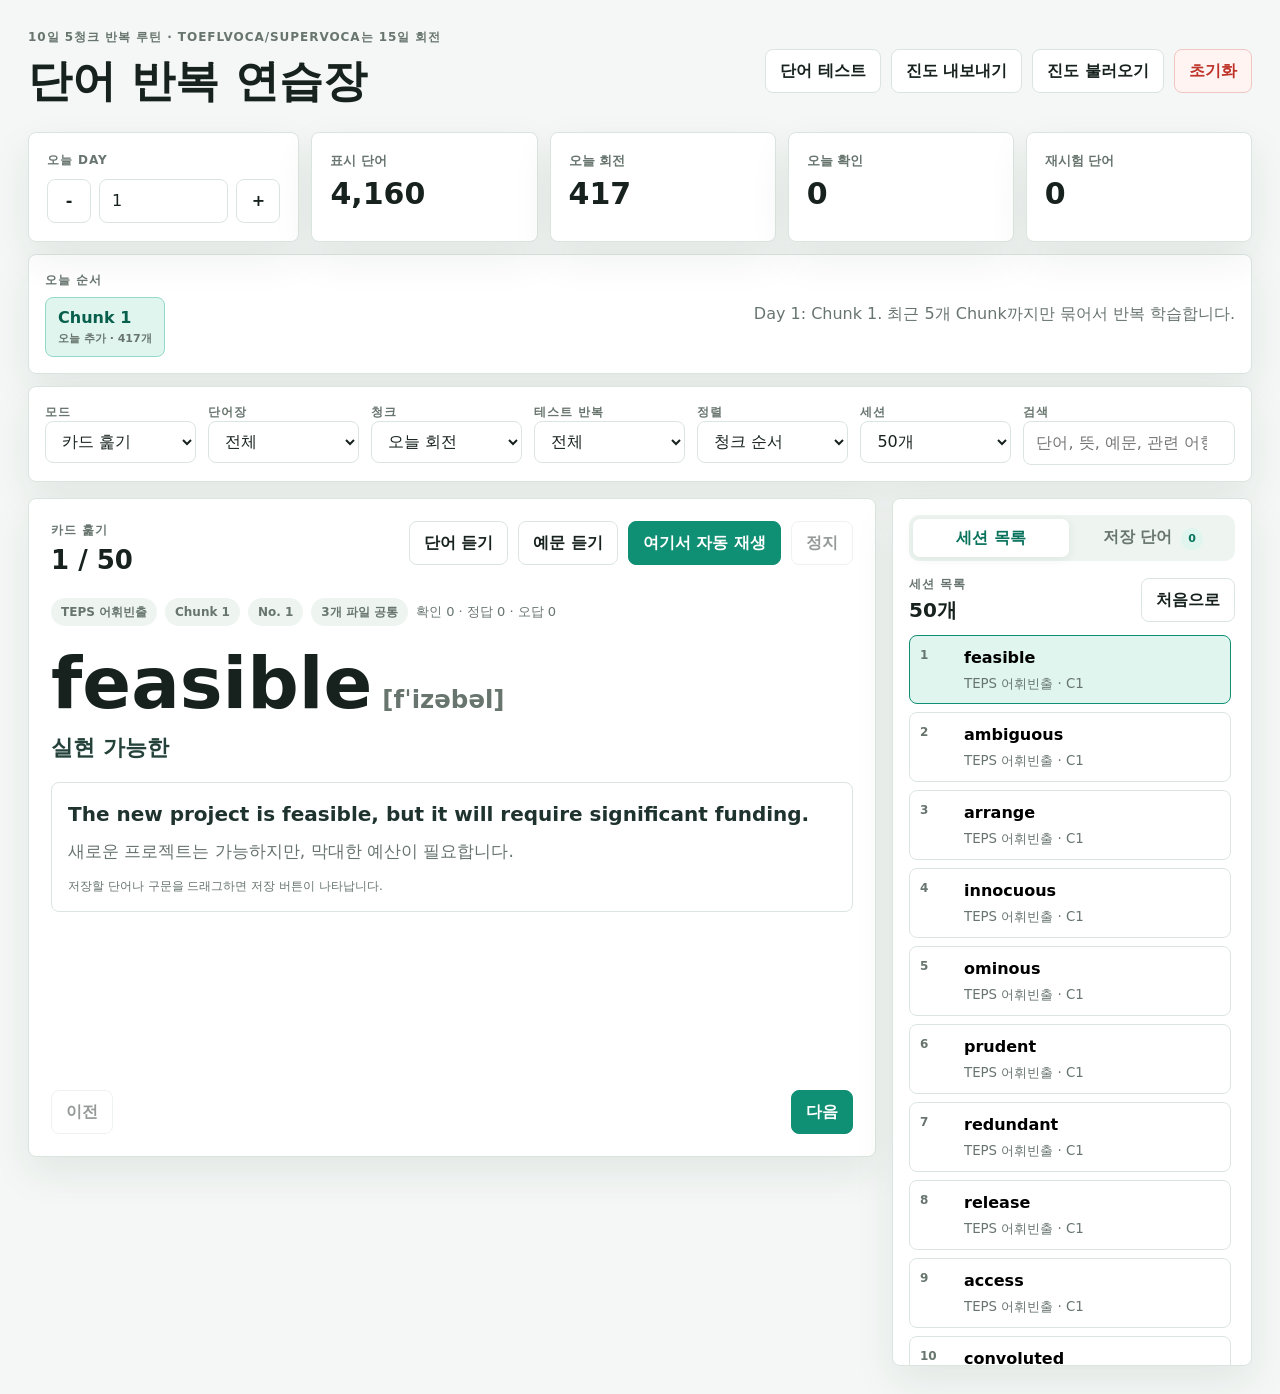
<file: index.html>
<!doctype html>
<html lang="ko">
  <head>
    <meta charset="utf-8">
    <meta name="viewport" content="width=device-width, initial-scale=1">
    <title>단어 반복 연습장</title>
    <link rel="stylesheet" href="src/styles.css?v=20260724-test-retry-stage">
  </head>
  <body>
    <div class="shell">
      <header class="topbar">
        <div>
          <p class="eyebrow">10일 5청크 반복 루틴 · TOEFLVOCA/SUPERVOCA는 15일 회전</p>
          <h1>단어 반복 연습장</h1>
        </div>
        <div class="top-actions">
          <a class="ghost-button page-link" href="test.html">단어 테스트</a>
          <button type="button" class="ghost-button" id="exportBtn">진도 내보내기</button>
          <label class="ghost-button file-button">
            진도 불러오기
            <input type="file" id="importFile" accept="application/json">
          </label>
          <button type="button" class="danger-button" id="resetBtn">초기화</button>
        </div>
      </header>

      <section class="dashboard" aria-label="학습 현황">
        <div class="day-panel">
          <span class="field-label">오늘 Day</span>
          <div class="day-control">
            <button type="button" id="dayDown" aria-label="이전 날짜">-</button>
            <input type="number" id="dayInput" min="1" value="1">
            <button type="button" id="dayUp" aria-label="다음 날짜">+</button>
          </div>
        </div>
        <div class="metric">
          <span>표시 단어</span>
          <strong id="totalWords">0</strong>
        </div>
        <div class="metric">
          <span>오늘 회전</span>
          <strong id="activeWords">0</strong>
        </div>
        <div class="metric">
          <span>오늘 확인</span>
          <strong id="seenToday">0</strong>
        </div>
        <div class="metric">
          <span>재시험 단어</span>
          <strong id="retryWords">0</strong>
        </div>
      </section>

      <section class="chunk-plan" aria-label="오늘 청크 순서">
        <div>
          <span class="field-label">오늘 순서</span>
          <div class="chunk-strip" id="chunkStrip"></div>
        </div>
        <p id="planSummary"></p>
      </section>

      <section class="controls" aria-label="학습 설정">
        <label>
          <span class="field-label">모드</span>
          <select id="modeSelect">
            <option value="cards">카드 훑기</option>
            <option value="meaning">뜻 가리기</option>
            <option value="cloze">예문 빈칸</option>
            <option value="typing">한글 뜻 → 영어</option>
            <option value="retry">재시험 단어 집중</option>
          </select>
        </label>
        <label>
          <span class="field-label">단어장</span>
          <select id="sourceSelect">
            <option value="all">전체</option>
            <option value="frequent">TEPS 어휘빈출</option>
            <option value="connectors">TEPS 접속사</option>
            <option value="oxford5000">Oxford 5000</option>
            <option value="awl">AWL570</option>
            <option value="toefl">TOEFLVOCA</option>
            <option value="supervoca">SUPERVOCA</option>
          </select>
        </label>
        <label>
          <span class="field-label">청크</span>
          <select id="chunkSelect">
            <option value="today">오늘 회전</option>
            <option value="focus">오늘 첫 청크</option>
            <option value="1">Chunk 1</option>
            <option value="2">Chunk 2</option>
            <option value="3">Chunk 3</option>
            <option value="4">Chunk 4</option>
            <option value="5">Chunk 5</option>
            <option value="6">Chunk 6</option>
            <option value="7">Chunk 7</option>
            <option value="8">Chunk 8</option>
            <option value="9">Chunk 9</option>
            <option value="10">Chunk 10</option>
            <option value="11">Chunk 11</option>
            <option value="12">Chunk 12</option>
            <option value="13">Chunk 13</option>
            <option value="14">Chunk 14</option>
            <option value="15">Chunk 15</option>
            <option value="all">전체</option>
          </select>
        </label>
        <label>
          <span class="field-label">테스트 반복</span>
          <select id="retryStageSelect">
            <option value="all">전체</option>
            <option value="1">1차 이상</option>
            <option value="2">2차 이상</option>
            <option value="3">3차 이상</option>
          </select>
        </label>
        <label>
          <span class="field-label">정렬</span>
          <select id="orderSelect">
            <option value="schedule">청크 순서</option>
            <option value="rank">원본 순서</option>
            <option value="retry">높은 차수 먼저</option>
          </select>
        </label>
        <label>
          <span class="field-label">세션</span>
          <select id="limitSelect">
            <option value="30">30개</option>
            <option value="50">50개</option>
            <option value="100">100개</option>
            <option value="all">전체</option>
          </select>
        </label>
        <label class="search-field">
          <span class="field-label">검색</span>
          <input type="search" id="searchInput" placeholder="단어, 뜻, 예문, 관련 어형">
        </label>
      </section>

      <main class="workspace">
        <article class="trainer" aria-label="단어 연습 카드">
          <div class="trainer-head">
            <div>
              <p class="eyebrow" id="sessionMode">카드 훑기</p>
              <h2 id="positionText">0 / 0</h2>
            </div>
            <div class="sound-actions">
              <button type="button" class="ghost-button" id="speakWordBtn">단어 듣기</button>
              <button type="button" class="ghost-button" id="speakExampleBtn">예문 듣기</button>
              <button type="button" class="primary-button" id="autoPlayBtn">여기서 자동 재생</button>
              <button type="button" class="ghost-button" id="stopAutoPlayBtn" disabled>정지</button>
            </div>
          </div>

          <div class="card-meta" id="cardMeta"></div>
          <div class="card-body" id="cardBody"></div>

          <div class="nav-row">
            <button type="button" class="ghost-button" id="prevBtn">이전</button>
            <button type="button" class="primary-button" id="nextBtn">다음</button>
          </div>
        </article>

        <aside class="queue-panel" aria-label="세션 및 저장 단어 목록">
          <div class="panel-tabs" role="tablist" aria-label="오른쪽 목록 선택">
            <button type="button" id="panelQueueTab" role="tab" aria-selected="true">
              세션 목록
            </button>
            <button type="button" id="panelSavedTab" role="tab" aria-selected="false">
              저장 단어 <span id="savedWordCountBadge">0</span>
            </button>
          </div>
          <div class="queue-head">
            <div>
              <span class="field-label" id="panelTitle">세션 목록</span>
              <strong id="queueCount">0개</strong>
            </div>
            <button type="button" class="ghost-button" id="restartBtn">처음으로</button>
          </div>
          <div class="queue-list" id="queueList"></div>
        </aside>
      </main>
    </div>

    <button type="button" class="selection-save-popover" id="selectionSavePopover" hidden>
      선택 저장
    </button>

    <script src="src/words-data.js?v=20260724-test-retry-stage"></script>
    <script src="src/app.js?v=20260724-test-example-save"></script>
  </body>
</html>
</file>
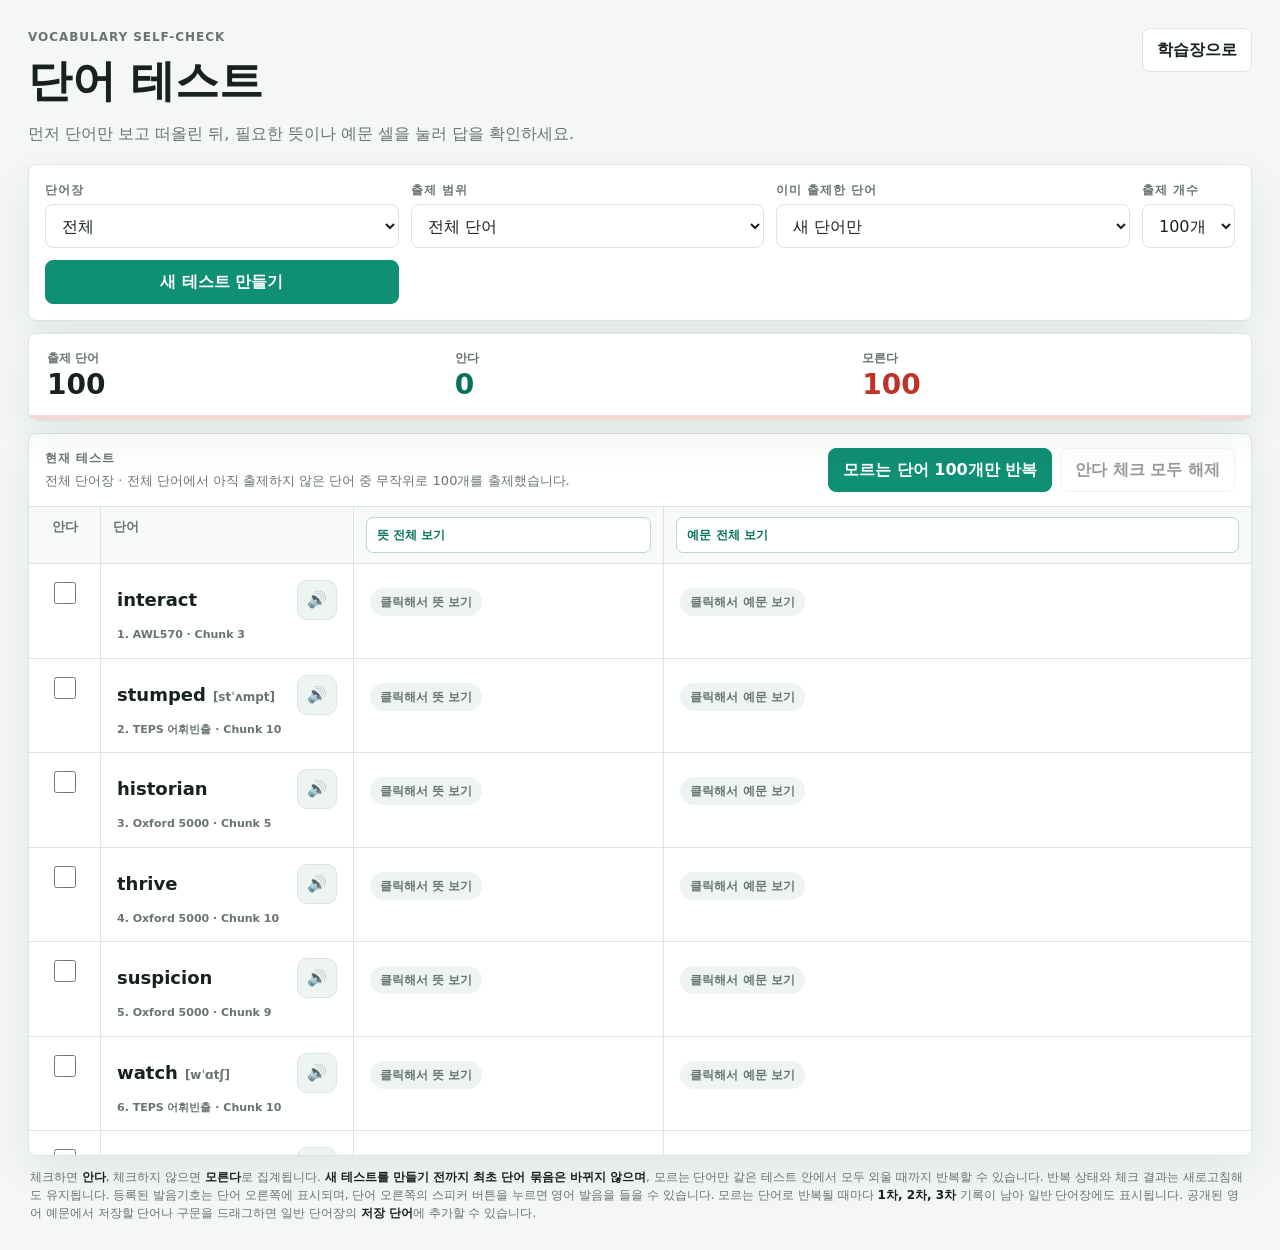
<file: test.html>
<!doctype html>
<html lang="ko">
  <head>
    <meta charset="utf-8">
    <meta name="viewport" content="width=device-width, initial-scale=1">
    <title>단어 테스트 | 단어 반복 연습장</title>
    <link rel="stylesheet" href="src/styles.css?v=20260724-test-new-only">
    <link rel="stylesheet" href="src/test.css?v=20260724-test-new-only">
  </head>
  <body>
    <div class="shell test-shell">
      <header class="topbar test-topbar">
        <div>
          <p class="eyebrow">Vocabulary self-check</p>
          <h1>단어 테스트</h1>
          <p class="test-intro">
            먼저 단어만 보고 떠올린 뒤, 필요한 뜻이나 예문 셀을 눌러 답을 확인하세요.
          </p>
        </div>
        <div class="top-actions">
          <a class="ghost-button page-link" href="index.html">학습장으로</a>
        </div>
      </header>

      <section class="test-controls" aria-label="테스트 설정">
        <label>
          <span class="field-label">단어장</span>
          <select id="testSourceSelect">
            <option value="all">전체</option>
            <option value="frequent">TEPS 어휘빈출</option>
            <option value="connectors">TEPS 접속사</option>
            <option value="oxford5000">Oxford 5000</option>
            <option value="awl">AWL570</option>
            <option value="toefl">TOEFLVOCA</option>
            <option value="supervoca">SUPERVOCA</option>
          </select>
        </label>
        <label>
          <span class="field-label">출제 범위</span>
          <select id="testScopeSelect">
            <option value="studied">학습 기록 있는 단어</option>
            <option value="all">전체 단어</option>
          </select>
        </label>
        <label>
          <span class="field-label">이미 출제한 단어</span>
          <select id="testNoveltySelect">
            <option value="new">새 단어만</option>
            <option value="all">포함해서 랜덤</option>
          </select>
        </label>
        <label>
          <span class="field-label">출제 개수</span>
          <select id="testCountSelect">
            <option value="100">100개</option>
            <option value="150">150개</option>
            <option value="200">200개</option>
          </select>
        </label>
        <button type="button" class="primary-button" id="newTestBtn">새 테스트 만들기</button>
      </section>

      <section class="test-summary" aria-label="테스트 현황" aria-live="polite">
        <div class="test-metric">
          <span>출제 단어</span>
          <strong id="testTotal">0</strong>
        </div>
        <div class="test-metric is-known">
          <span>안다</span>
          <strong id="knownCount">0</strong>
        </div>
        <div class="test-metric is-unknown">
          <span>모른다</span>
          <strong id="unknownCount">0</strong>
        </div>
        <div class="test-progress" aria-hidden="true">
          <span id="knownProgress"></span>
        </div>
      </section>

      <section class="test-table-card" aria-labelledby="testTableTitle">
        <div class="test-table-toolbar">
          <div>
            <p class="field-label" id="testTableTitle">현재 테스트</p>
            <p class="test-notice" id="testNotice"></p>
          </div>
          <div class="test-repeat-actions">
            <button type="button" class="primary-button" id="retryUnknownBtn" disabled>
              모르는 단어만 반복
            </button>
            <button type="button" class="ghost-button" id="resetKnownBtn" disabled>
              안다 체크 모두 해제
            </button>
          </div>
        </div>

        <div class="test-table-scroll">
          <table class="test-table">
            <thead>
              <tr>
                <th scope="col" class="test-known-heading">안다</th>
                <th scope="col">단어</th>
                <th scope="col">
                  <button
                    type="button"
                    class="test-column-toggle"
                    id="toggleAllMeanings"
                    aria-pressed="false"
                    aria-label="뜻 전체 표시"
                  >
                    뜻 전체 보기
                  </button>
                </th>
                <th scope="col">
                  <button
                    type="button"
                    class="test-column-toggle"
                    id="toggleAllExamples"
                    aria-pressed="false"
                    aria-label="예문 전체 표시"
                  >
                    예문 전체 보기
                  </button>
                </th>
              </tr>
            </thead>
            <tbody id="testRows"></tbody>
          </table>
        </div>
      </section>

      <p class="test-help">
        체크하면 <strong>안다</strong>, 체크하지 않으면 <strong>모른다</strong>로
        집계됩니다. <strong>새 테스트를 만들기 전까지 최초 단어 묶음은 바뀌지 않으며</strong>,
        모르는 단어만 같은 테스트 안에서 모두 외울 때까지 반복할 수 있습니다. 반복
        상태와 체크 결과는 새로고침해도 유지됩니다. 등록된 발음기호는 단어 오른쪽에
        표시되며, 단어 오른쪽의 스피커 버튼을 누르면 영어 발음을 들을 수 있습니다.
        모르는 단어로 반복될 때마다 <strong>1차, 2차, 3차</strong> 기록이 남아 일반
        단어장에도 표시됩니다. 공개된 영어 예문에서 저장할 단어나 구문을 드래그하면
        일반 단어장의 <strong>저장 단어</strong>에 추가할 수 있습니다.
      </p>
    </div>

    <button
      type="button"
      class="selection-save-popover"
      id="selectionSavePopover"
      aria-label="선택한 예문 표현 저장"
      hidden
    >
      선택 저장
    </button>
    <div
      class="test-selection-status"
      id="testSelectionStatus"
      role="status"
      aria-live="polite"
      aria-atomic="true"
    ></div>

    <script src="src/words-data.js?v=20260724-test-new-only"></script>
    <script src="src/test.js?v=20260724-test-new-only"></script>
  </body>
</html>
</file>
<file: src/styles.css>
:root {
  color-scheme: light;
  --bg: #f4f7f5;
  --surface: #ffffff;
  --surface-soft: #eef5f1;
  --ink: #17221f;
  --muted: #68756f;
  --line: #dbe5df;
  --accent: #0f8f73;
  --accent-strong: #08725c;
  --accent-soft: #dff5ee;
  --blue: #2764ba;
  --yellow: #9a6b00;
  --red: #bd3327;
  --shadow: 0 16px 40px rgba(28, 45, 38, 0.08);
}

* {
  box-sizing: border-box;
}

body {
  margin: 0;
  background: var(--bg);
  color: var(--ink);
  font-family:
    Inter, ui-sans-serif, system-ui, -apple-system, BlinkMacSystemFont, "Segoe UI", sans-serif;
  line-height: 1.5;
}

button,
input,
select,
textarea {
  font: inherit;
}

button {
  cursor: pointer;
}

button:disabled {
  cursor: not-allowed;
  opacity: 0.45;
}

.shell {
  width: min(1440px, 100%);
  margin: 0 auto;
  padding: 28px;
}

.topbar {
  display: flex;
  align-items: center;
  justify-content: space-between;
  gap: 20px;
  margin-bottom: 18px;
}

.topbar h1 {
  margin: 2px 0 0;
  font-size: clamp(28px, 4vw, 44px);
  letter-spacing: 0;
}

.eyebrow,
.field-label {
  display: block;
  margin: 0;
  color: var(--muted);
  font-size: 12px;
  font-weight: 800;
  letter-spacing: 0.08em;
  text-transform: uppercase;
}

.top-actions,
.sound-actions,
.nav-row,
.answer-row {
  display: flex;
  align-items: center;
  gap: 10px;
  flex-wrap: wrap;
}

.ghost-button,
.primary-button,
.danger-button,
.day-control button {
  min-height: 42px;
  border: 1px solid var(--line);
  border-radius: 8px;
  background: var(--surface);
  color: var(--ink);
  padding: 9px 14px;
  font-weight: 800;
}

.primary-button {
  border-color: var(--accent);
  background: var(--accent);
  color: #fff;
}

.primary-button:hover {
  background: var(--accent-strong);
}

.page-link {
  display: inline-flex;
  align-items: center;
  justify-content: center;
  text-decoration: none;
}

.danger-button {
  border-color: #f0c6c1;
  background: #fff4f2;
  color: var(--red);
}

.file-button {
  position: relative;
  overflow: hidden;
}

.file-button input {
  position: absolute;
  inset: 0;
  opacity: 0;
  pointer-events: none;
}

.dashboard {
  display: grid;
  grid-template-columns: minmax(230px, 1.2fr) repeat(4, minmax(140px, 1fr));
  gap: 12px;
  margin-bottom: 12px;
}

.day-panel,
.metric,
.chunk-plan,
.controls,
.trainer,
.queue-panel {
  border: 1px solid var(--line);
  border-radius: 8px;
  background: var(--surface);
  box-shadow: var(--shadow);
}

.day-panel,
.metric {
  min-height: 96px;
  padding: 18px;
}

.metric span {
  display: block;
  color: var(--muted);
  font-size: 13px;
  font-weight: 700;
}

.metric strong {
  display: block;
  margin-top: 6px;
  font-size: 30px;
  line-height: 1.1;
}

.day-control {
  display: grid;
  grid-template-columns: 44px minmax(72px, 1fr) 44px;
  gap: 8px;
  margin-top: 10px;
}

.day-control input,
.controls input,
.controls select,
.answer-row input {
  width: 100%;
  min-height: 42px;
  border: 1px solid var(--line);
  border-radius: 8px;
  background: #fff;
  color: var(--ink);
  padding: 9px 12px;
}

.chunk-plan {
  display: flex;
  justify-content: space-between;
  gap: 20px;
  padding: 16px;
  margin-bottom: 12px;
}

.chunk-plan > div {
  min-width: min(100%, 560px);
}

.chunk-plan p {
  align-self: center;
  max-width: 560px;
  margin: 0;
  color: var(--muted);
}

.chunk-strip {
  display: flex;
  flex-direction: column;
  gap: 10px;
  margin-top: 8px;
}

.chunk-cycle {
  display: flex;
  gap: 8px;
  flex-wrap: wrap;
  align-items: center;
}

.chunk-cycle-label {
  flex-basis: 100%;
  color: var(--muted);
  font-size: 11px;
  font-weight: 800;
}

.chunk-chip {
  display: inline-flex;
  flex-direction: column;
  gap: 1px;
  border: 1px solid var(--line);
  border-radius: 8px;
  background: var(--surface-soft);
  padding: 8px 12px;
  font-weight: 900;
}

.chunk-chip small {
  color: var(--muted);
  font-size: 11px;
  font-weight: 700;
}

.chunk-chip.is-focus {
  border-color: #92d9c8;
  background: var(--accent-soft);
  color: #075f4c;
}

.controls {
  display: grid;
  grid-template-columns: repeat(6, minmax(130px, 1fr)) minmax(200px, 1.4fr);
  gap: 12px;
  padding: 16px;
  margin-bottom: 16px;
}

.controls label {
  min-width: 0;
}

.workspace {
  display: grid;
  grid-template-columns: minmax(0, 1fr) 360px;
  gap: 16px;
  align-items: start;
}

.trainer,
.queue-panel {
  min-width: 0;
}

.trainer {
  padding: 22px;
}

.trainer-head,
.queue-head {
  display: flex;
  align-items: flex-start;
  justify-content: space-between;
  gap: 14px;
  margin-bottom: 16px;
}

.trainer-head h2 {
  margin: 2px 0 0;
  font-size: 26px;
}

.card-meta {
  display: flex;
  align-items: center;
  gap: 8px;
  flex-wrap: wrap;
  min-height: 32px;
  margin-bottom: 18px;
}

.badge,
.retry-stage-pill {
  display: inline-flex;
  align-items: center;
  min-height: 28px;
  border-radius: 999px;
  padding: 5px 10px;
  background: var(--surface-soft);
  color: var(--muted);
  font-size: 12px;
  font-weight: 850;
}

.retry-stage-1 {
  background: #fff1cf;
  color: #8a5700;
}

.retry-stage-2 {
  background: #ffe7d3;
  color: #a34510;
}

.retry-stage-3 {
  background: #ffe0dc;
  color: var(--red);
}

.muted {
  color: var(--muted);
  font-size: 13px;
}

.card-body {
  min-height: 430px;
}

.word-line {
  display: grid;
  gap: 10px;
  margin-bottom: 18px;
}

.word-line h3 {
  margin: 0;
  overflow-wrap: anywhere;
  font-size: clamp(36px, 7vw, 72px);
  line-height: 1.05;
}

.word-heading,
.answer-word {
  display: flex;
  align-items: baseline;
  gap: 10px;
  flex-wrap: wrap;
}

.word-text {
  overflow-wrap: anywhere;
}

.pronunciation {
  color: var(--muted);
  font-size: 0.34em;
  font-weight: 800;
  letter-spacing: 0;
  white-space: nowrap;
}

.answer-word .pronunciation {
  font-size: 0.68em;
}

.word-line.large {
  min-height: 170px;
  align-content: center;
}

.word-line p {
  margin: 0;
  color: #25423a;
  font-size: 22px;
  font-weight: 800;
}

.example-box,
.prompt-block,
.expression-box,
.answer-panel,
.hidden-panel,
.feedback,
.empty-state {
  border: 1px solid var(--line);
  border-radius: 8px;
  padding: 16px;
  background: #fff;
}

.example-box {
  display: grid;
  gap: 10px;
  margin-top: 12px;
}

.example-en {
  margin: 0;
  color: #1f332e;
  font-size: 20px;
  font-weight: 750;
  overflow-wrap: anywhere;
}

.example-ko {
  margin: 0;
  color: var(--muted);
  font-size: 17px;
}

.expression-box {
  display: flex;
  align-items: center;
  gap: 12px;
  flex-wrap: wrap;
  margin-top: 12px;
  background: var(--surface-soft);
}

.expression-box span {
  color: var(--muted);
  font-size: 13px;
  font-weight: 800;
}

.expression-box strong {
  overflow-wrap: anywhere;
}

.definition-box {
  display: grid;
  grid-template-columns: 52px 1fr;
  gap: 12px;
  align-items: baseline;
  border: 1px solid var(--line);
  border-radius: 8px;
  padding: 12px 16px;
  margin-top: 12px;
  background: var(--surface-soft);
}

.definition-box span {
  color: var(--muted);
  font-size: 13px;
  font-weight: 800;
}

.definition-box strong {
  font-weight: 700;
  overflow-wrap: anywhere;
}

.thesaurus-box {
  display: grid;
  gap: 10px;
  border: 1px solid var(--line);
  border-radius: 8px;
  padding: 14px 16px;
  margin-top: 12px;
  background: var(--surface-soft);
}

.thesaurus-group {
  display: grid;
  grid-template-columns: 52px 1fr;
  gap: 12px;
  align-items: baseline;
}

.thesaurus-group > span {
  color: var(--muted);
  font-size: 13px;
  font-weight: 800;
}

.thesaurus-group ul {
  display: grid;
  gap: 4px;
  margin: 0;
  padding: 0;
  list-style: none;
}

.thesaurus-group li {
  display: flex;
  gap: 8px;
  align-items: baseline;
  font-weight: 700;
  overflow-wrap: anywhere;
}

.thesaurus-pos {
  color: var(--muted);
  font-size: 12px;
  font-weight: 800;
  white-space: nowrap;
}

.hidden-panel {
  display: grid;
  min-height: 110px;
  place-items: center;
  margin-bottom: 14px;
  background: repeating-linear-gradient(
    135deg,
    #f6faf8,
    #f6faf8 12px,
    #edf4f1 12px,
    #edf4f1 24px
  );
  color: var(--muted);
  font-size: 22px;
  font-weight: 900;
}

.answer-panel {
  display: grid;
  gap: 8px;
  margin-bottom: 12px;
  border-color: #a8dece;
  background: var(--accent-soft);
}

.answer-panel strong {
  font-size: 26px;
}

.meaning-prompt {
  margin: 8px 0 0;
  color: #1f332e;
  font-size: 26px;
  font-weight: 850;
}

.answer-row {
  margin: 12px 0;
}

.answer-row input {
  flex: 1 1 260px;
  font-size: 18px;
}

.feedback {
  display: grid;
  gap: 4px;
  margin-top: 12px;
}

.feedback.correct {
  border-color: #a8dece;
  background: var(--accent-soft);
}

.feedback.wrong {
  border-color: #efb7ad;
  background: #fff2ef;
}

.nav-row {
  justify-content: space-between;
  margin-top: 14px;
}

.queue-panel {
  position: sticky;
  top: 16px;
  max-height: calc(100vh - 32px);
  padding: 16px;
  overflow: hidden;
}

.panel-tabs {
  display: grid;
  grid-template-columns: 1fr 1fr;
  gap: 6px;
  margin-bottom: 14px;
  padding: 4px;
  border-radius: 10px;
  background: var(--surface-soft);
}

.panel-tabs button {
  min-height: 38px;
  border: 0;
  border-radius: 7px;
  background: transparent;
  color: var(--muted);
  font-weight: 850;
}

.panel-tabs button[aria-selected="true"] {
  background: #fff;
  color: var(--accent-strong);
  box-shadow: 0 2px 10px rgba(28, 45, 38, 0.08);
}

.panel-tabs span {
  display: inline-grid;
  min-width: 22px;
  min-height: 22px;
  place-items: center;
  margin-left: 3px;
  border-radius: 999px;
  background: var(--accent-soft);
  color: var(--accent-strong);
  font-size: 11px;
}

.queue-head {
  align-items: center;
  margin-bottom: 10px;
}

.queue-head strong {
  display: block;
  margin-top: 2px;
  font-size: 20px;
}

.queue-list {
  display: grid;
  gap: 8px;
  max-height: calc(100vh - 150px);
  overflow: auto;
  padding-right: 4px;
}

.queue-item {
  display: grid;
  grid-template-columns: 36px minmax(0, 1fr);
  gap: 4px 8px;
  width: 100%;
  border: 1px solid var(--line);
  border-radius: 8px;
  background: #fff;
  padding: 10px;
  text-align: left;
}

.queue-item > .queue-index {
  grid-row: span 2;
  color: var(--muted);
  font-size: 12px;
  font-weight: 900;
}

.queue-item strong,
.queue-meta-row small {
  overflow: hidden;
  text-overflow: ellipsis;
  white-space: nowrap;
}

.queue-meta-row {
  display: flex;
  align-items: center;
  gap: 7px;
  min-width: 0;
}

.queue-meta-row small {
  min-width: 0;
  flex: 1;
  color: var(--muted);
}

.queue-retry-stage {
  flex: 0 0 auto;
  min-height: 22px;
  padding: 3px 7px;
  font-size: 11px;
}

.queue-item.is-active {
  border-color: var(--accent);
  background: var(--accent-soft);
}

.queue-empty,
.queue-more {
  margin: 8px 0;
}

.selection-hint {
  margin: 2px 0 0;
  color: var(--muted);
  font-size: 12px;
}

.save-source::selection {
  background: #a8dece;
  color: var(--ink);
}

.selection-save-popover {
  position: fixed;
  z-index: 50;
  min-height: 38px;
  border: 1px solid var(--accent);
  border-radius: 8px;
  background: var(--accent);
  color: #fff;
  padding: 8px 12px;
  box-shadow: 0 10px 28px rgba(15, 143, 115, 0.28);
  font-size: 13px;
  font-weight: 850;
}

.selection-save-popover[hidden] {
  display: none;
}

.saved-empty {
  display: grid;
  gap: 6px;
  min-height: 180px;
  place-items: center;
  align-content: center;
  padding: 20px;
  border: 1px dashed var(--line);
  border-radius: 8px;
  color: var(--muted);
  text-align: center;
}

.saved-empty p {
  margin: 0;
  font-size: 13px;
}

.saved-word-card {
  display: grid;
  gap: 8px;
  border: 1px solid var(--line);
  border-radius: 8px;
  background: #fff;
  padding: 12px;
}

.saved-word-head,
.saved-word-actions {
  display: flex;
  align-items: center;
  justify-content: space-between;
  gap: 8px;
}

.saved-word-head strong {
  min-width: 0;
  overflow-wrap: anywhere;
  font-size: 18px;
}

.saved-word-head button {
  border: 0;
  background: transparent;
  color: var(--red);
  padding: 4px;
  font-size: 12px;
  font-weight: 800;
}

.saved-word-card > small,
.saved-example-ko {
  color: var(--muted);
}

.saved-example,
.saved-example-ko {
  margin: 0;
  font-size: 13px;
}

.saved-example {
  color: #1f332e;
  font-weight: 700;
}

.saved-note {
  width: 100%;
  resize: vertical;
  border: 1px solid var(--line);
  border-radius: 7px;
  background: var(--surface-soft);
  color: var(--ink);
  padding: 8px 10px;
  font-size: 13px;
}

.saved-word-actions {
  justify-content: flex-end;
}

.saved-word-actions .ghost-button {
  min-height: 34px;
  padding: 6px 10px;
  font-size: 12px;
}

.empty-state {
  display: grid;
  min-height: 260px;
  place-items: center;
  text-align: center;
}

.empty-state h3,
.empty-state p {
  margin: 0;
}

@media (max-width: 1100px) {
  .dashboard {
    grid-template-columns: repeat(2, minmax(0, 1fr));
  }

  .controls {
    grid-template-columns: repeat(3, minmax(0, 1fr));
  }

  .workspace {
    grid-template-columns: 1fr;
  }

  .queue-panel {
    position: static;
    max-height: none;
  }

  .queue-list {
    max-height: 360px;
  }
}

@media (max-width: 720px) {
  .shell {
    padding: 16px;
  }

  .topbar,
  .chunk-plan,
  .trainer-head {
    align-items: stretch;
    flex-direction: column;
  }

  .top-actions,
  .sound-actions,
  .nav-row {
    width: 100%;
  }

  .top-actions > *,
  .sound-actions > *,
  .nav-row > * {
    flex: 1;
  }

  .dashboard,
  .controls {
    grid-template-columns: 1fr;
  }

  .trainer {
    padding: 16px;
  }

  .word-line h3 {
    font-size: 42px;
  }

  .card-body {
    min-height: 360px;
  }
}
</file>
<file: src/test.css>
.test-shell {
  width: min(1600px, 100%);
}

.test-topbar {
  align-items: flex-start;
}

.test-intro {
  max-width: 760px;
  margin: 8px 0 0;
  color: var(--muted);
}

.test-controls,
.test-summary,
.test-table-card {
  border: 1px solid var(--line);
  border-radius: 8px;
  background: var(--surface);
  box-shadow: var(--shadow);
}

.test-controls {
  display: grid;
  grid-template-columns: repeat(3, minmax(160px, 1fr)) auto;
  gap: 12px;
  align-items: end;
  margin-bottom: 12px;
  padding: 16px;
}

.test-controls label {
  min-width: 0;
}

.test-controls select {
  width: 100%;
  min-height: 44px;
  margin-top: 5px;
  border: 1px solid var(--line);
  border-radius: 8px;
  background: #fff;
  color: var(--ink);
  padding: 9px 12px;
}

.test-controls .primary-button {
  min-height: 44px;
  white-space: nowrap;
}

.test-summary {
  position: relative;
  display: grid;
  grid-template-columns: repeat(3, minmax(140px, 1fr));
  gap: 1px;
  overflow: hidden;
  margin-bottom: 12px;
}

.test-metric {
  padding: 15px 18px 19px;
  background: #fff;
}

.test-metric span {
  display: block;
  color: var(--muted);
  font-size: 12px;
  font-weight: 800;
}

.test-metric strong {
  display: block;
  margin-top: 2px;
  font-size: 28px;
  line-height: 1.15;
}

.test-metric.is-known strong {
  color: var(--accent-strong);
}

.test-metric.is-unknown strong {
  color: var(--red);
}

.test-progress {
  position: absolute;
  inset: auto 0 0;
  height: 5px;
  background: #f2d7d3;
}

.test-progress span {
  display: block;
  width: 0;
  height: 100%;
  background: var(--accent);
  transition: width 160ms ease;
}

.test-summary.is-complete .test-progress {
  background: var(--accent-soft);
}

.test-summary.is-complete .test-metric.is-unknown strong {
  color: var(--accent-strong);
}

.test-table-card {
  overflow: hidden;
}

.test-table-toolbar {
  display: flex;
  align-items: center;
  justify-content: space-between;
  gap: 16px;
  padding: 14px 16px;
  border-bottom: 1px solid var(--line);
}

.test-repeat-actions {
  display: flex;
  align-items: center;
  justify-content: flex-end;
  gap: 8px;
  flex-wrap: wrap;
}

.test-repeat-actions button {
  white-space: nowrap;
}

.test-notice {
  margin: 4px 0 0;
  color: var(--muted);
  font-size: 13px;
}

.test-table-scroll {
  max-height: 72vh;
  overflow: auto;
}

.test-table {
  width: 100%;
  min-width: 960px;
  border-collapse: separate;
  border-spacing: 0;
  table-layout: fixed;
}

.test-table th,
.test-table td {
  border-right: 1px solid var(--line);
  border-bottom: 1px solid var(--line);
  vertical-align: top;
}

.test-table tr > :last-child {
  border-right: 0;
}

.test-table tbody tr:last-child > * {
  border-bottom: 0;
}

.test-table thead th {
  position: sticky;
  z-index: 3;
  top: 0;
  height: 56px;
  background: #f7faf8;
  padding: 10px 12px;
  color: var(--muted);
  font-size: 13px;
  font-weight: 900;
  text-align: left;
}

.test-table thead th:nth-child(1) {
  width: 72px;
  text-align: center;
}

.test-table thead th:nth-child(2) {
  width: 22%;
}

.test-table thead th:nth-child(3) {
  width: 27%;
}

.test-table thead th:nth-child(4) {
  width: 51%;
}

.test-column-toggle {
  width: 100%;
  min-height: 36px;
  border: 1px solid #b9d8ce;
  border-radius: 7px;
  background: #fff;
  color: var(--accent-strong);
  padding: 7px 10px;
  font-size: 12px;
  font-weight: 900;
  text-align: left;
}

.test-column-toggle[aria-pressed="true"] {
  border-color: var(--accent);
  background: var(--accent-soft);
}

.test-known-cell {
  padding: 18px 12px;
  text-align: center;
}

.test-known-checkbox {
  width: 22px;
  height: 22px;
  margin: 0;
  accent-color: var(--accent);
  cursor: pointer;
}

.test-word-cell {
  padding: 14px 16px;
  background: #fff;
  text-align: left;
}

.test-word-cell .test-word-text,
.test-word-cell small {
  display: block;
  overflow-wrap: anywhere;
}

.test-word-line {
  display: grid;
  grid-template-columns: minmax(0, 1fr) auto;
  align-items: center;
  gap: 8px;
  min-width: 0;
  min-height: 44px;
}

.test-word-details {
  display: flex;
  align-items: baseline;
  flex-wrap: wrap;
  gap: 3px 7px;
  min-width: 0;
}

.test-word-speak {
  display: inline-flex;
  align-items: center;
  justify-content: center;
  width: 40px;
  min-width: 40px;
  height: 40px;
  min-height: 40px;
  padding: 0;
  border: 1px solid var(--line);
  border-radius: 10px;
  background: var(--surface-soft);
  color: var(--accent-strong);
  cursor: pointer;
}

.test-word-speak:hover,
.test-word-speak:focus-visible {
  border-color: var(--accent);
  background: var(--accent-soft);
}

.test-word-speak.is-speaking {
  border-color: var(--accent);
  background: var(--accent);
  color: #fff;
}

.test-word-speak:focus-visible {
  outline: 3px solid var(--accent);
  outline-offset: 3px;
}

.test-word-cell .test-word-text {
  color: var(--ink);
  font-size: 18px;
  font-weight: 900;
  line-height: 1.3;
}

.test-word-pronunciation {
  color: var(--muted);
  font-size: 12px;
  font-weight: 800;
  letter-spacing: 0;
  line-height: 1.35;
  overflow-wrap: anywhere;
}

.test-retry-stage {
  min-height: 22px;
  padding: 3px 7px;
  font-size: 11px;
}

.test-word-audio-icon {
  font-size: 16px;
  line-height: 1;
  opacity: 0.78;
}

.test-word-speak:hover .test-word-audio-icon,
.test-word-speak:focus-visible .test-word-audio-icon,
.test-word-speak.is-speaking .test-word-audio-icon {
  opacity: 1;
}

.test-word-cell small {
  margin-top: 5px;
  color: var(--muted);
  font-size: 11px;
  font-weight: 750;
}

.test-answer-cell {
  padding: 0;
  background: #fff;
}

.test-cell-toggle {
  display: block;
  width: 100%;
  min-height: 76px;
  border: 0;
  border-radius: 0;
  background: #fff;
  color: var(--ink);
  padding: 14px 16px;
  text-align: left;
}

.test-cell-toggle:hover,
.test-cell-toggle:focus-visible {
  background: var(--surface-soft);
}

.test-cell-toggle:focus-visible,
.test-column-toggle:focus-visible,
.test-known-checkbox:focus-visible {
  outline: 3px solid rgba(15, 143, 115, 0.34);
  outline-offset: -3px;
}

.test-cell-toggle.is-revealed {
  background: #f5fbf8;
}

.test-cell-toggle.is-revealed[data-field="example"] {
  cursor: default;
}

.test-example-save-source {
  -webkit-user-select: text;
  user-select: text;
  cursor: text;
}

.selection-save-popover.is-saved,
.selection-save-popover.is-duplicate {
  border-color: var(--accent-strong);
  background: var(--accent-strong);
}

.selection-save-popover.is-error {
  border-color: var(--red);
  background: var(--red);
}

.test-selection-status {
  position: fixed;
  width: 1px;
  height: 1px;
  overflow: hidden;
  clip-path: inset(50%);
  white-space: nowrap;
}

.test-hidden-prompt {
  display: inline-flex;
  align-items: center;
  min-height: 28px;
  border-radius: 999px;
  background: var(--surface-soft);
  color: var(--muted);
  padding: 5px 10px;
  font-size: 12px;
  font-weight: 850;
}

.test-answer-primary,
.test-answer-secondary,
.test-answer-empty {
  display: block;
  overflow-wrap: anywhere;
}

.test-answer-primary {
  color: #1f332e;
  font-size: 15px;
  font-weight: 800;
}

.test-answer-secondary {
  margin-top: 7px;
  color: var(--muted);
  font-size: 13px;
}

.test-answer-empty {
  color: var(--muted);
  font-size: 13px;
  font-weight: 750;
}

.test-table tbody tr.is-known > .test-known-cell,
.test-table tbody tr.is-known > .test-word-cell {
  background: #eef9f5;
}

.test-table-empty {
  padding: 56px 20px;
  color: var(--muted);
  text-align: center;
}

.test-help {
  margin: 12px 2px 0;
  color: var(--muted);
  font-size: 12px;
}

.test-help strong,
.test-table-empty strong {
  color: var(--ink);
}

@media (max-width: 900px) {
  .test-controls {
    grid-template-columns: repeat(2, minmax(0, 1fr));
  }

  .test-controls .primary-button {
    width: 100%;
  }
}

@media (max-width: 720px) {
  .test-controls {
    grid-template-columns: 1fr;
  }

  .test-summary {
    grid-template-columns: repeat(3, minmax(0, 1fr));
  }

  .test-metric {
    padding: 12px 13px 17px;
  }

  .test-metric strong {
    font-size: 23px;
  }

  .test-table-toolbar {
    align-items: stretch;
    flex-direction: column;
  }

  .test-repeat-actions {
    display: grid;
    grid-template-columns: 1fr;
    width: 100%;
  }

  .test-repeat-actions button {
    width: 100%;
  }

  .test-table-scroll {
    max-height: 70vh;
  }

  .test-table {
    min-width: 760px;
  }

  .test-table thead th:nth-child(1) {
    left: 0;
    width: 56px;
    z-index: 5;
  }

  .test-table thead th:nth-child(2) {
    left: 56px;
    width: 164px;
    z-index: 5;
  }

  .test-table thead th:nth-child(3) {
    width: 200px;
  }

  .test-table thead th:nth-child(4) {
    width: 340px;
  }

  .test-known-cell,
  .test-word-cell {
    position: sticky;
    z-index: 2;
  }

  .test-known-cell {
    left: 0;
    background: #fff;
  }

  .test-word-cell {
    left: 56px;
    box-shadow: 8px 0 12px -12px rgba(23, 34, 31, 0.48);
  }
}
</file>
